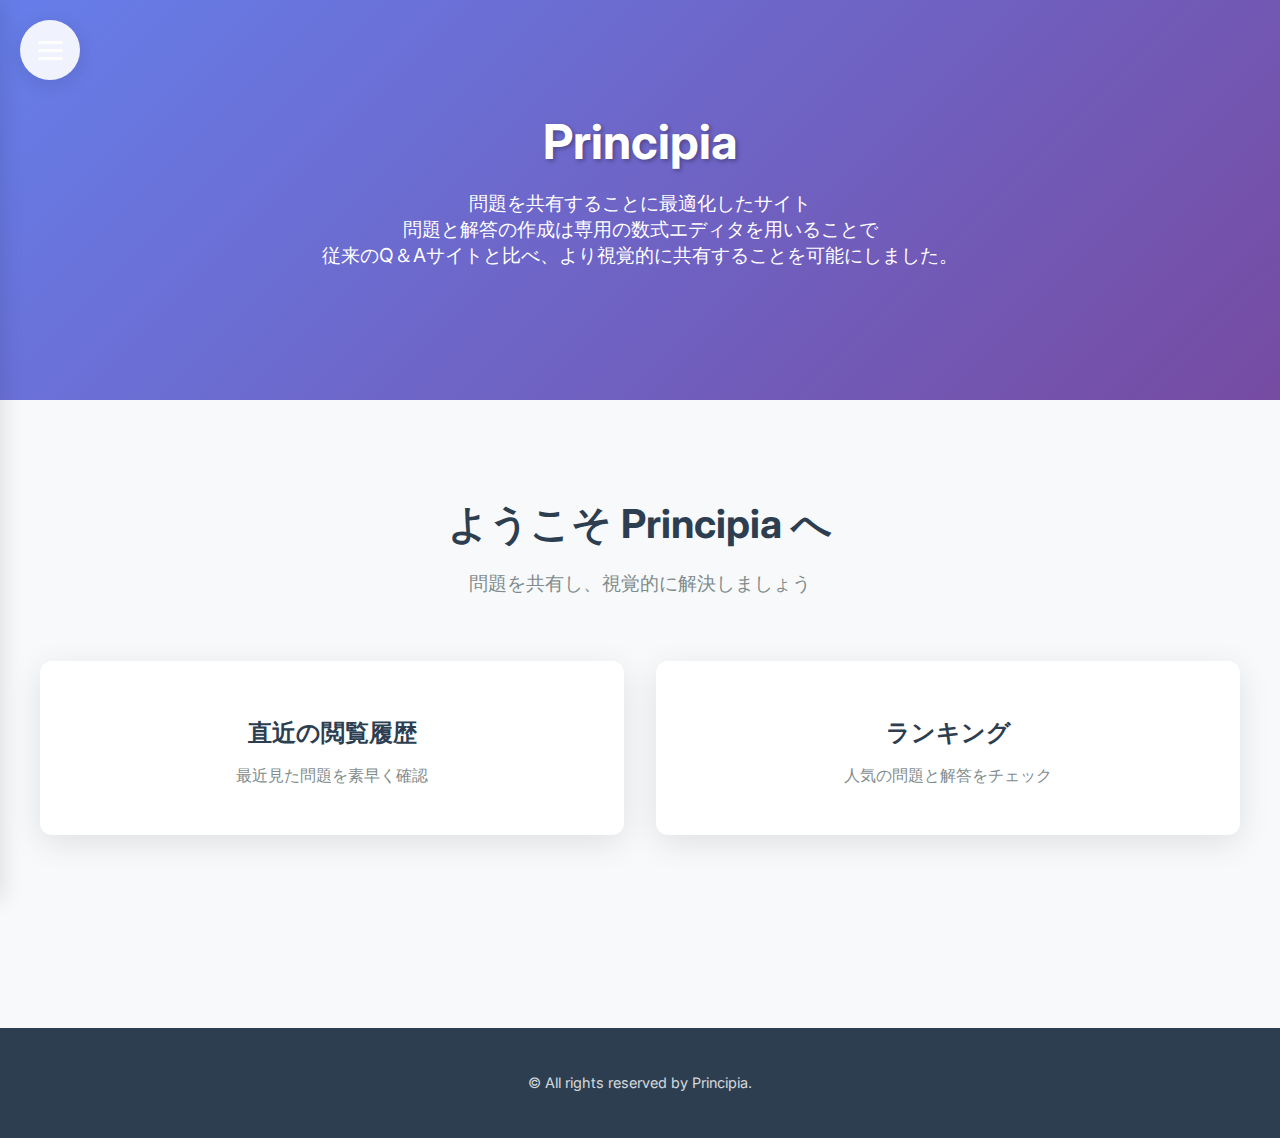
<file: html_css/before_login/index.html>
<!doctype HTML>
<html lang="ja">
<head>
<!--サイトに挿入したファイルの挿入場所-->
    <meta charset="UTF-8">
    <title>Principia</title>
    <link href="https://fonts.googleapis.com/css2?family=Inter:wght@300;400;600;700&display=swap" rel="stylesheet">
    <link href="style/style_menu_ver1.css" rel="stylesheet">
    <link href="style/style_header.css" rel="stylesheet">
    <link href="style/base.css" rel="stylesheet">
    <link href="style/body1.css" rel="stylesheet">
    <link href="style/footer.css" rel="stylesheet">
    <meta name="viewport" content="width=device-width">

</head>

<body>
    <div class="wrap">
<div class="background_header">
    <header class="page-header">
     <h1>Principia</h1>
     <div class ="sentence1">
        <p>問題を共有することに最適化したサイト<br/>
           問題と解答の作成は専用の数式エディタを用いることで<br/>
           従来のQ＆Aサイトと比べ、より視覚的に共有することを可能にしました。<br/>
        </p>
     </div>
    </header>
    </div>
    <div class="hamburger-menu">
        <input type="checkbox" id="menu-btn-check">
        <label for="menu-btn-check" class="menu-btn"><span></span></label>
           <!--ここからメニュー-->
           <div class="menu-content">
            <ul>
                <li>
                    <a href="search.html">検索</a>
                </li>
                <li>
                    <a href="notice.html">お知らせ</a>
                </li>
                <li>
                    <a href="http://localhost:8000/php/login_form.php">ログイン</a>
                </li>
                <li>
                    <a href="http://localhost:8000/php/signup_form.php">新規アカウント作成</a>
                </li>
            </ul>
        </div>
        <!--ここまでメニュー-->
    </div>
<div class="background2">
    <div class="container">
        <div class="hero-section">
            <h2>ようこそ Principia へ</h2>
            <p>問題を共有し、視覚的に解決しましょう</p>
        </div>
        <div class="features">
            <div class="feature-card">
                <h3>直近の閲覧履歴</h3>
                <p>最近見た問題を素早く確認</p>
            </div>
            <div class="feature-card">
                <h3>ランキング</h3>
                <p>人気の問題と解答をチェック</p>
            </div>
        </div>
    </div>
</div>
<!-- footer -->
<footer>
    <div class="footer-text">
    <p>© All rights reserved by Principia.</p>
    </div>
</footer>
</div>
</body>
</html>
</file>
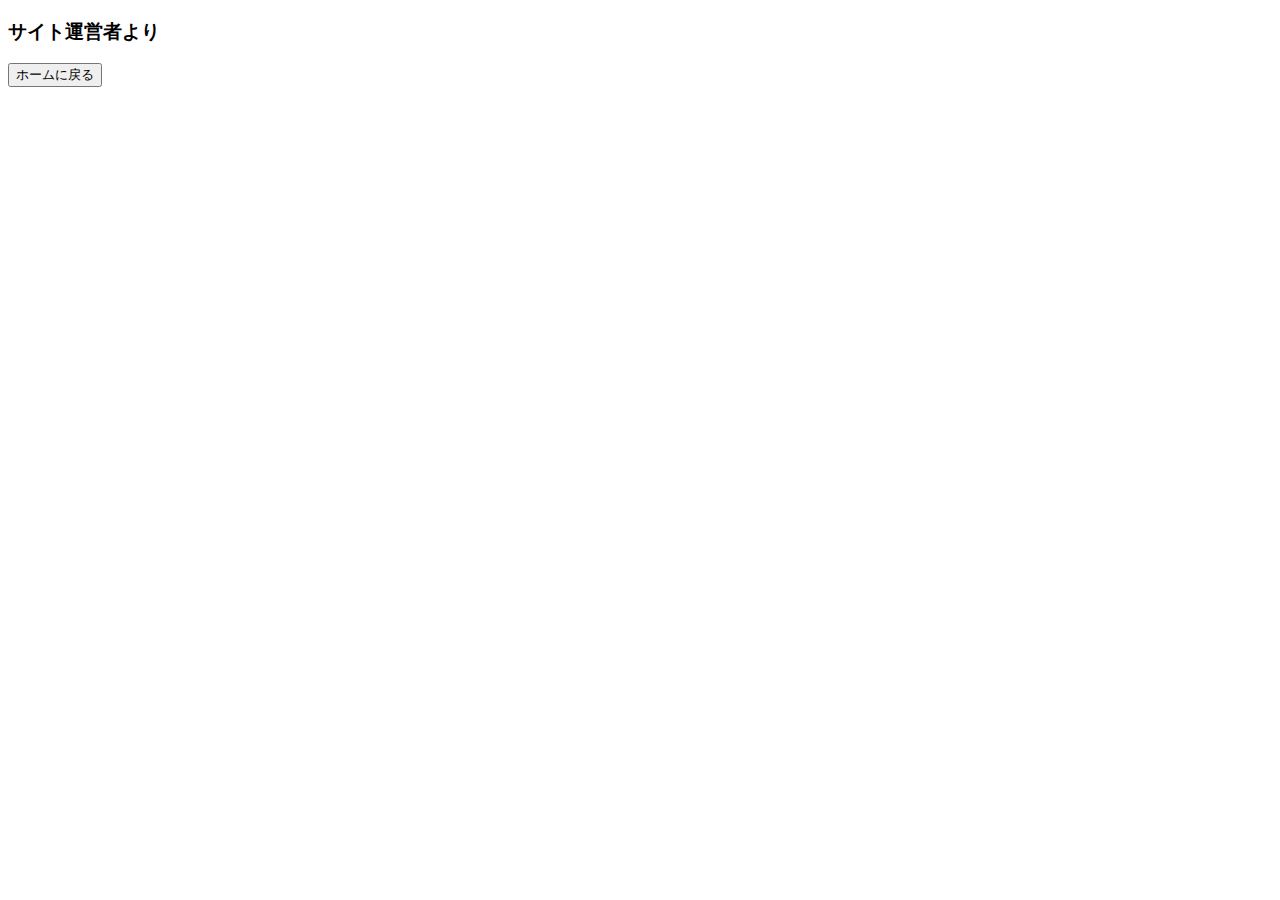
<file: html css/after_login/notice.html>
<!DOCTYPE html>
<html>
<head>
    <meta charset="utf-8">
    <title>お知らせ</title>
</head>
<body>
  <h3>サイト運営者より</h3>
  <button onclick="location.href='../../php/my_page.php'">ホームに戻る</button>
</body>
</html>
</file>
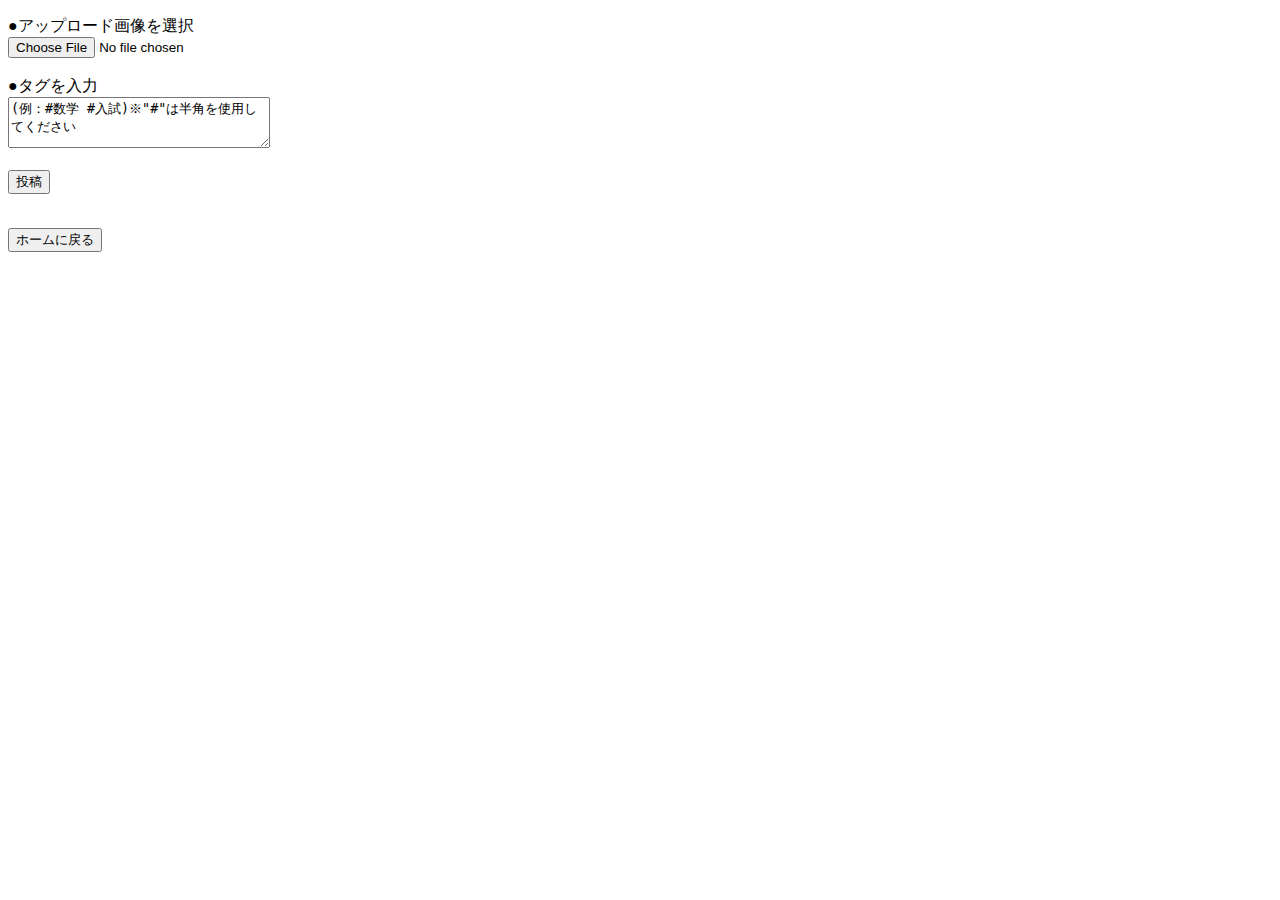
<file: html css/after_login/post.html>
<!DOCTYPE html>
<html>
<head>
    <meta charset="utf-8">
    <title>投稿</title>
</head>
<body>
    <form name="upload-form" action="http://localhost/Web/php/complete.php" method="post" enctype="multipart/form-data">
        <!-- アップロード上限サイズは2MB(1024 * 1024 * 2 = 2097152) -->
        <input type="hidden" name="max_file_size" value="2097152">
        <p>
            ●アップロード画像を選択<br>
            <input type="file" name="image1"><br><br>
            ●タグを入力<br>
            <textarea name="tag" rows="3" cols="30">(例：#数学 #入試)※"#"は半角を使用してください</textarea><br><br>
            <button type="submit" name="operation" value="upload">投稿</button><br><br>
        </p>
    </form>
    <button onclick="location.href='../../php/my_page.php'">ホームに戻る</button>
</body>
</html>
</file>
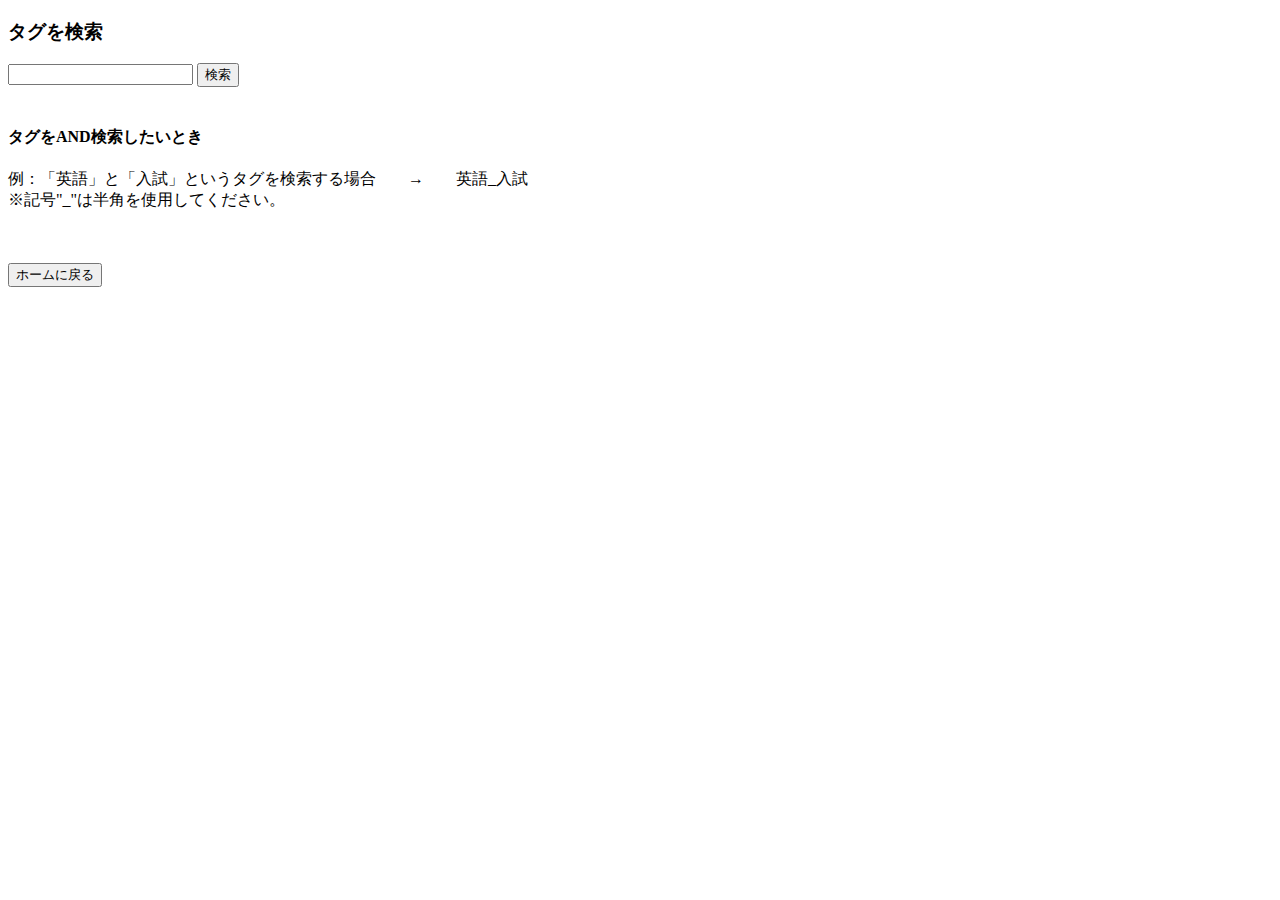
<file: html css/after_login/search.html>
<!DOCTYPE html>
<html>
<head>
    <meta charset="utf-8">
    <title>検索</title>
</head>
<body>
  <h3>タグを検索</h3>
  <form name="and-form" action="http://localhost/Web/php/search.php" method="GET">
    <input type="text" name="tag" value="">
    <button type="submit" name="operation" value="search">検索</button><br><br>
  </form>
  <h4>タグをAND検索したいとき</h4>
  <p>例：「英語」と「入試」というタグを検索する場合　　→　　英語_入試<br>
    ※記号"_"は半角を使用してください。
  </p><br><br>
  <button onclick="location.href='../../php/my_page.php'">ホームに戻る</button>
</body>
</html>
</file>
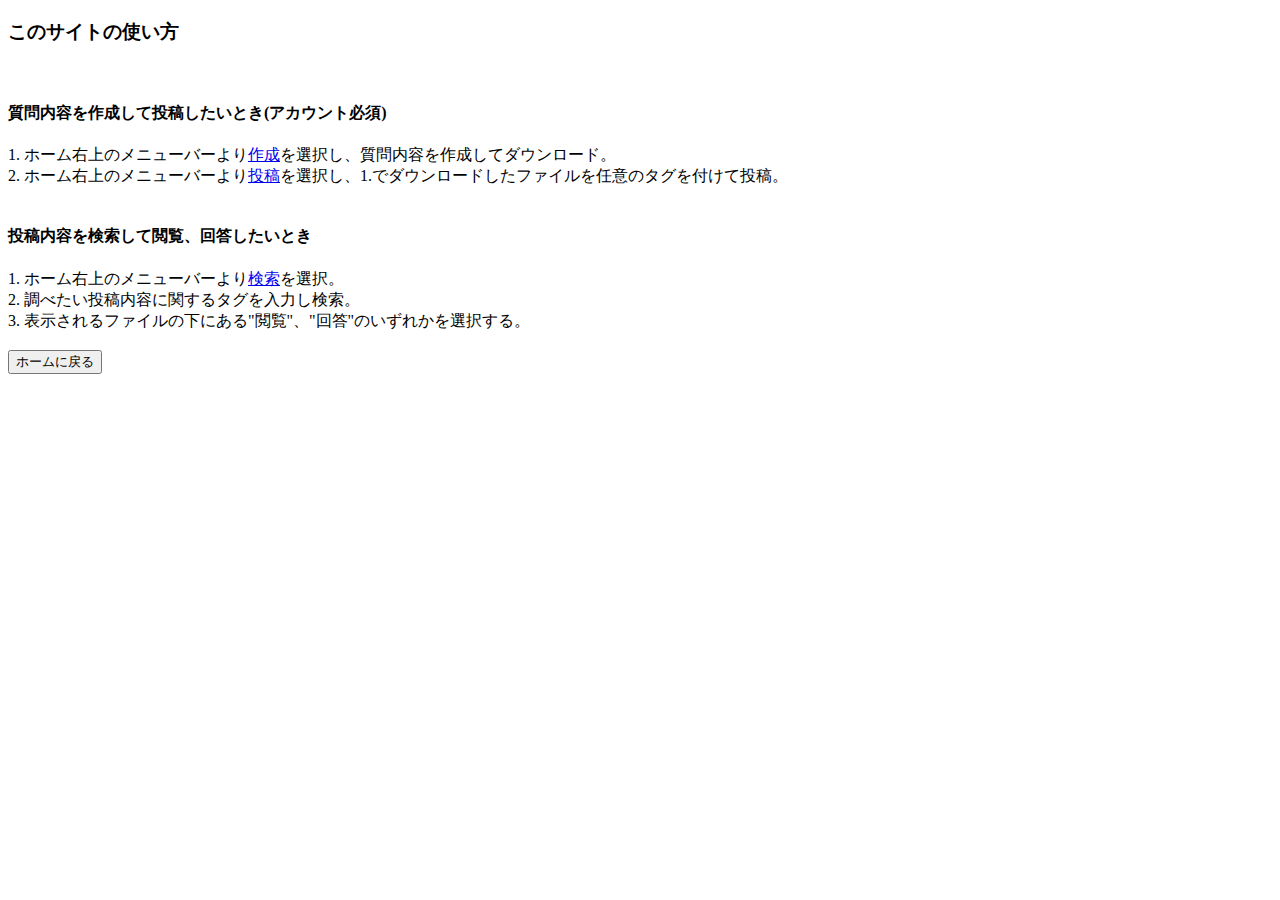
<file: html css/after_login/use.html>
<!DOCTYPE html>
<html>
<head>
    <meta charset="utf-8">
    <title>使い方</title>
</head>
<body>
  <h3>このサイトの使い方</h3><br>
  <h4>質問内容を作成して投稿したいとき(アカウント必須)</h4>
  1. ホーム右上のメニューバーより<a href="create.html">作成</a>を選択し、質問内容を作成してダウンロード。<br>
  2. ホーム右上のメニューバーより<a href="post.html">投稿</a>を選択し、1.でダウンロードしたファイルを任意のタグを付けて投稿。<br><br>
  <h4>投稿内容を検索して閲覧、回答したいとき</h4>
  1. ホーム右上のメニューバーより<a href="search.html">検索</a>を選択。<br>
  2. 調べたい投稿内容に関するタグを入力し検索。<br>
  3. 表示されるファイルの下にある"閲覧"、"回答"のいずれかを選択する。<br><br>
  <button onclick="location.href='../../php/my_page.php'">ホームに戻る</button>
</body>
</html>
</file>
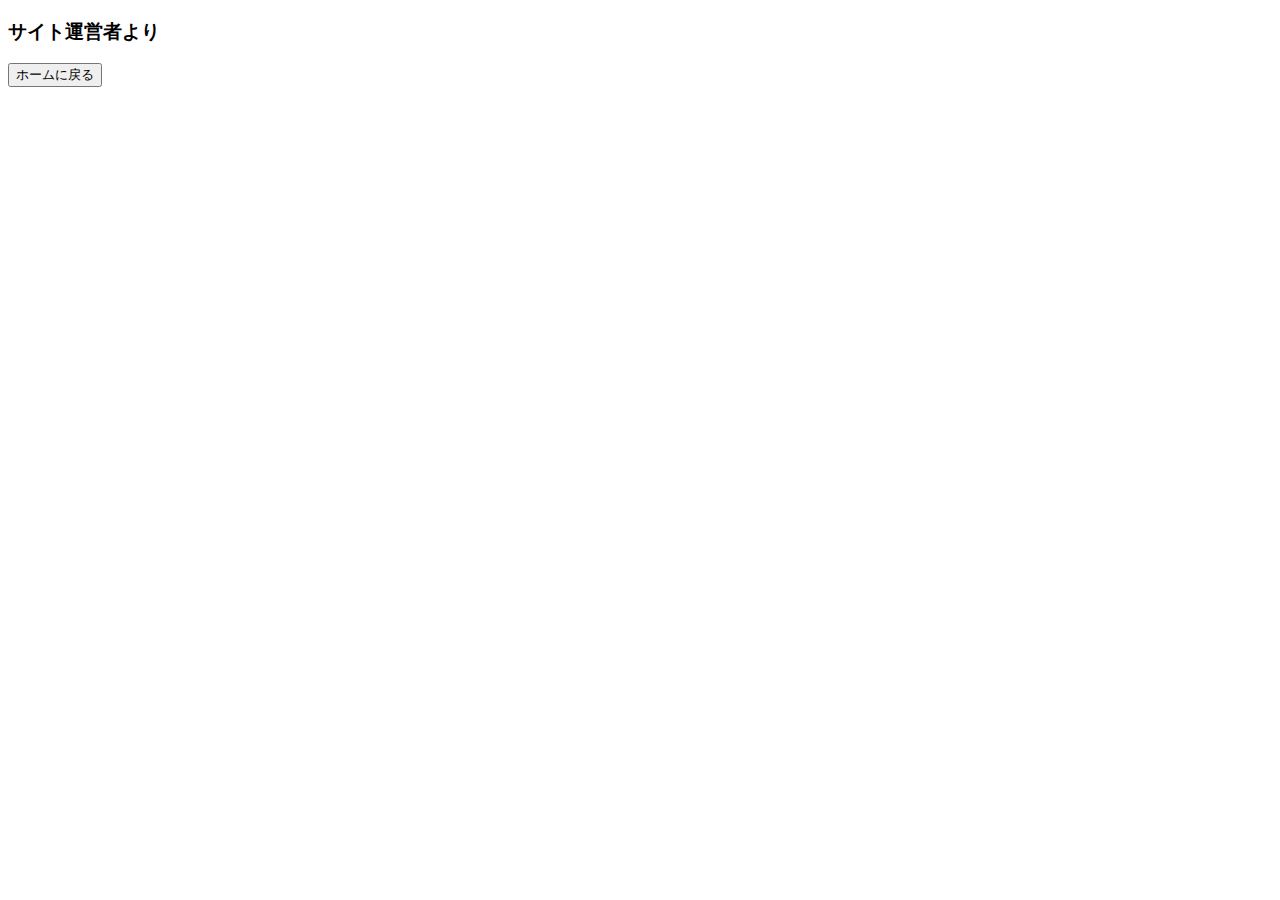
<file: html css/before_login/notice.html>
<!DOCTYPE html>
<html>
<head>
    <meta charset="utf-8">
    <title>お知らせ</title>
</head>
<body>
  <h3>サイト運営者より</h3>
  <button onclick="location.href='index.html'">ホームに戻る</button>
</body>
</html>
</file>
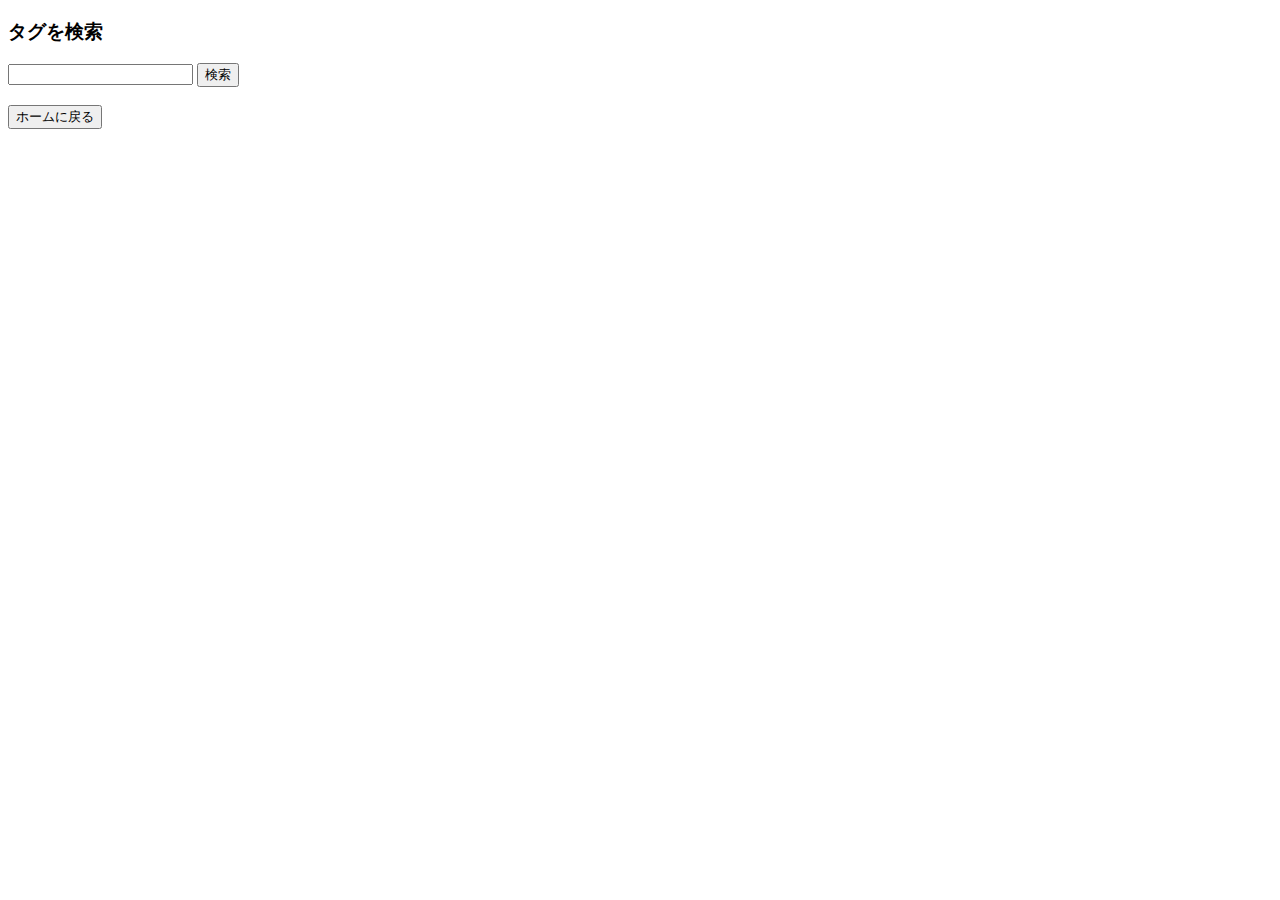
<file: html css/before_login/search.html>
<!DOCTYPE html>
<html>
<head>
    <meta charset="utf-8">
    <title>検索</title>
</head>
<body>
  <h3>タグを検索</h3>
  <form name="and-form" action="http://localhost/Web/php/search.php" method="GET">
    <input type="text" name="tag" value="">
    <button type="submit" name="operation" value="search">検索</button><br><br>
  </form>
  <button onclick="location.href='index.html'">ホームに戻る</button>
</body>
</html>
</file>
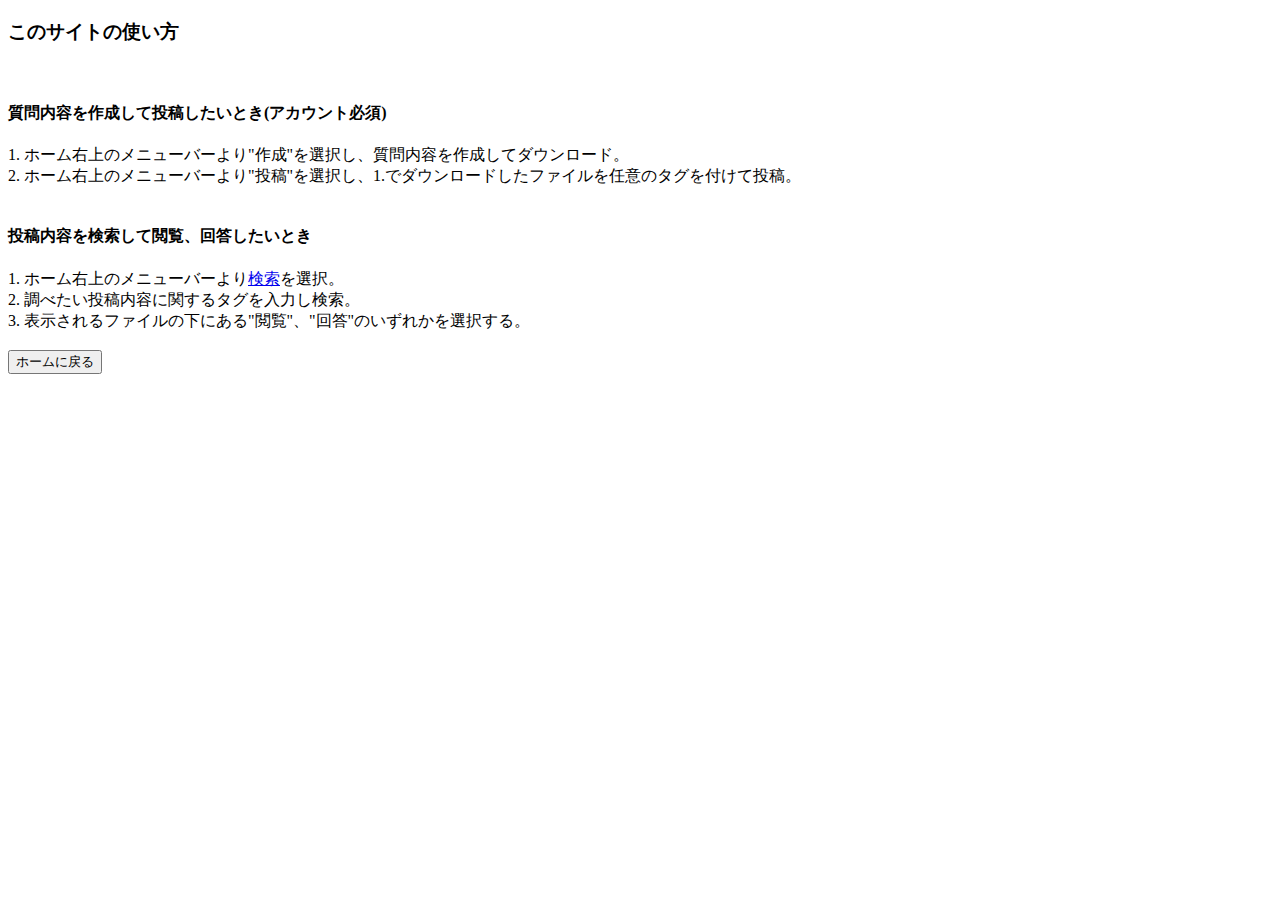
<file: html css/before_login/use.html>
<!DOCTYPE html>
<html>
<head>
    <meta charset="utf-8">
    <title>使い方</title>
</head>
<body>
  <h3>このサイトの使い方</h3><br>
  <h4>質問内容を作成して投稿したいとき(アカウント必須)</h4>
  1. ホーム右上のメニューバーより"作成"を選択し、質問内容を作成してダウンロード。<br>
  2. ホーム右上のメニューバーより"投稿"を選択し、1.でダウンロードしたファイルを任意のタグを付けて投稿。<br><br>
  <h4>投稿内容を検索して閲覧、回答したいとき</h4>
  1. ホーム右上のメニューバーより<a href="search.html">検索</a>を選択。<br>
  2. 調べたい投稿内容に関するタグを入力し検索。<br>
  3. 表示されるファイルの下にある"閲覧"、"回答"のいずれかを選択する。<br><br>
  <button onclick="location.href='index.html'">ホームに戻る</button>
</body>
</html>
</file>
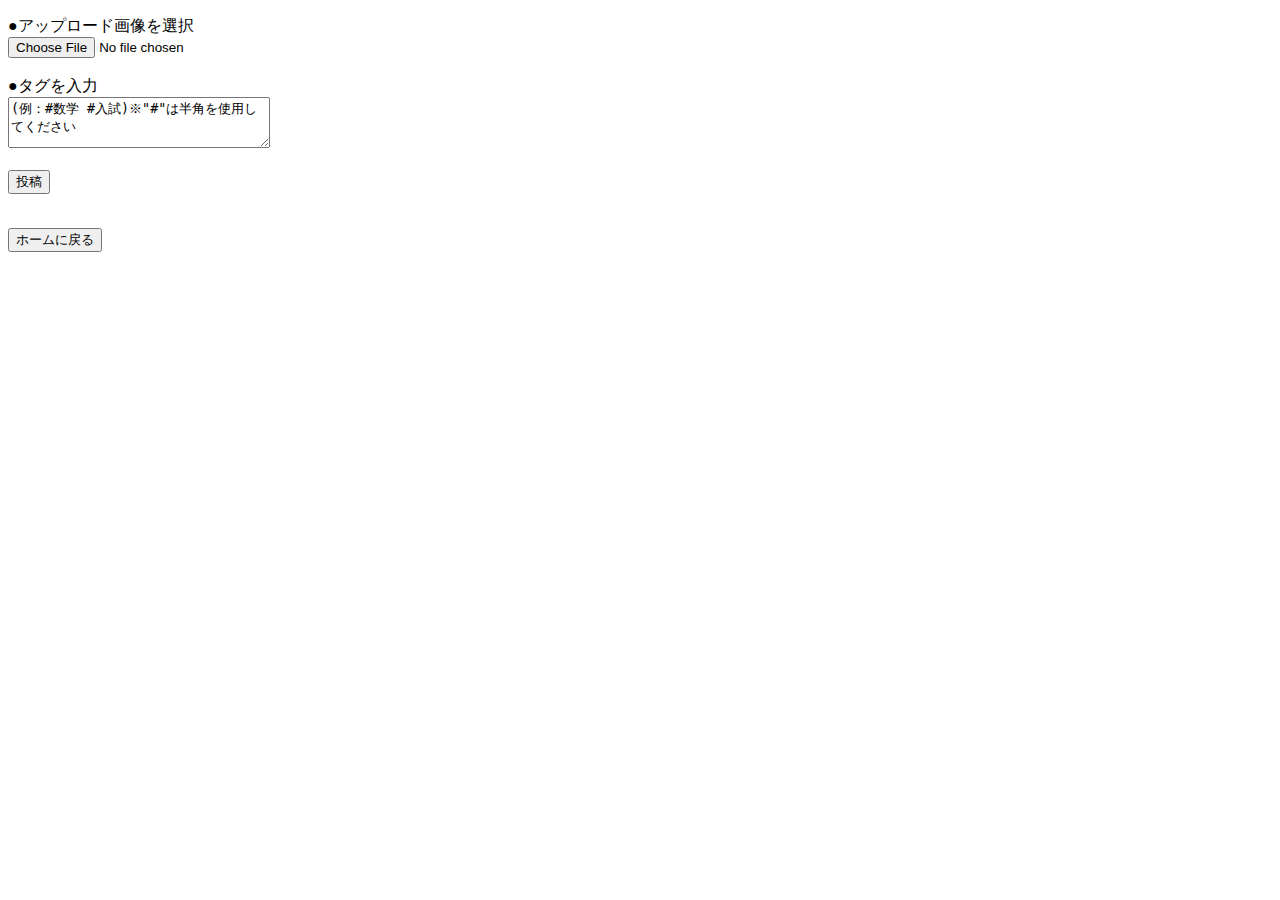
<file: html_css/after_login/post.html>
<!DOCTYPE html>
<html>
<head>
    <meta charset="utf-8">
    <title>投稿</title>
</head>
<body>
    <form name="upload-form" action="http://localhost:8000/php/complete.php" method="post" enctype="multipart/form-data">
        <!-- アップロード上限サイズは2MB(1024 * 1024 * 2 = 2097152) -->
        <input type="hidden" name="max_file_size" value="2097152">
        <p>
            ●アップロード画像を選択<br>
            <input type="file" name="image1"><br><br>
            ●タグを入力<br>
            <textarea name="tag" rows="3" cols="30">(例：#数学 #入試)※"#"は半角を使用してください</textarea><br><br>
            <button type="submit" name="operation" value="upload">投稿</button><br><br>
        </p>
    </form>
    <button onclick="location.href='../../php/my_page.php'">ホームに戻る</button>
</body>
</html>
</file>
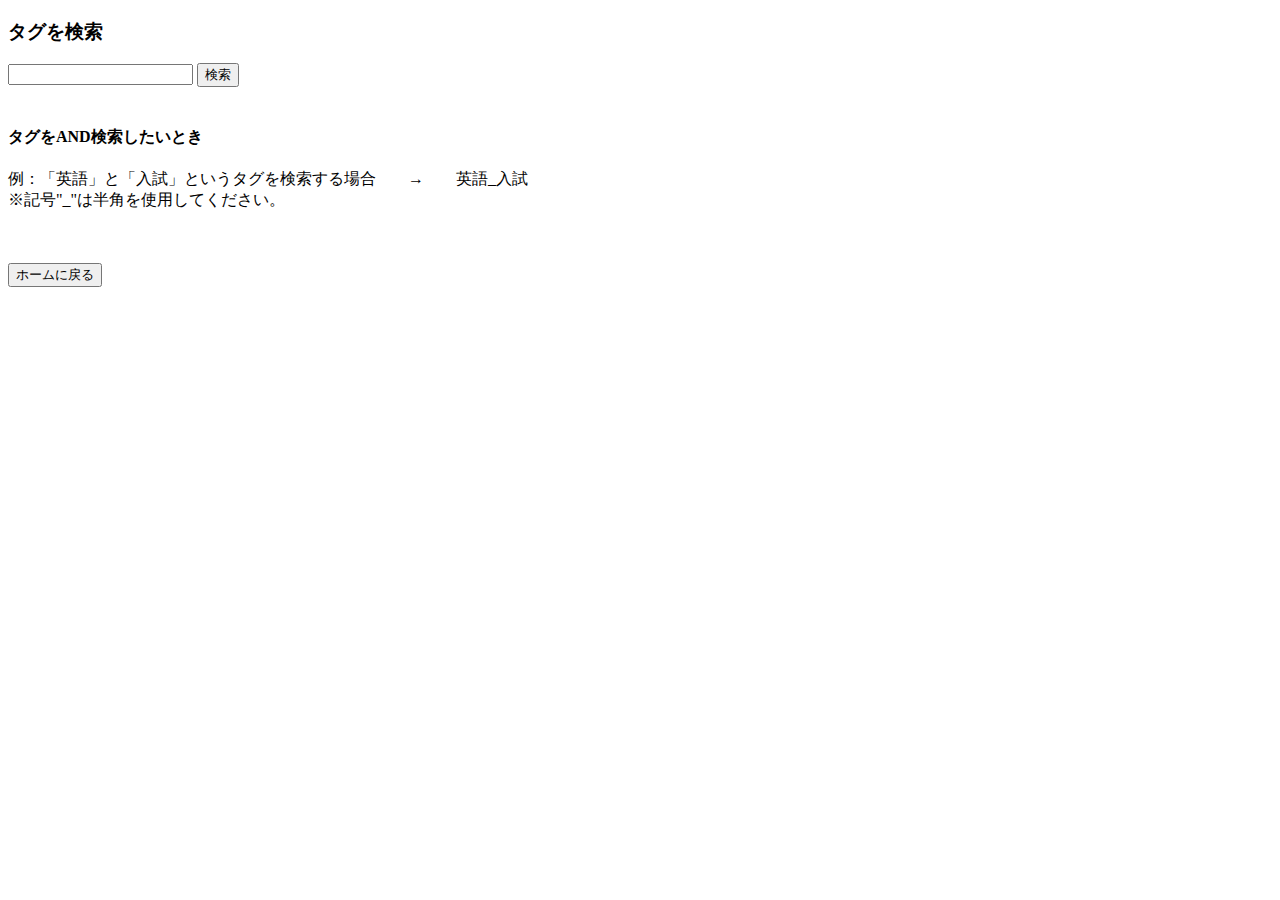
<file: html_css/after_login/search.html>
<!DOCTYPE html>
<html>
<head>
    <meta charset="utf-8">
    <title>検索</title>
</head>
<body>
  <h3>タグを検索</h3>
  <form name="and-form" action="http://localhost:8000/php/search.php" method="GET">
    <input type="text" name="tag" value="">
    <button type="submit" name="operation" value="search">検索</button><br><br>
  </form>
  <h4>タグをAND検索したいとき</h4>
  <p>例：「英語」と「入試」というタグを検索する場合　　→　　英語_入試<br>
    ※記号"_"は半角を使用してください。
  </p><br><br>
  <button onclick="location.href='../../php/my_page.php'">ホームに戻る</button>
</body>
</html>
</file>
<file: html_css/before_login/style/style_menu_ver1.css>
.menu-btn {
    position: fixed;
    top: 20px;
    left: 20px;
    display: flex;
    height: 60px;
    width: 60px;
    justify-content: center;
    align-items: center;
    z-index: 90;
    background: rgba(255, 255, 255, 0.9);
    border-radius: 50%;
    box-shadow: 0 4px 20px rgba(0,0,0,0.1);
    transition: all 0.3s ease;
    backdrop-filter: blur(10px);
}

.menu-btn:hover {
    transform: scale(1.05);
}
.menu-btn span,
.menu-btn span:before,
.menu-btn span:after {
    content: '';
    display: block;
    height: 3px;
    width: 25px;
    border-radius: 3px;
    background-color: #ffffff;
    position: absolute;
}
.menu-btn span:before {
    bottom: 8px;
}
.menu-btn span:after {
    top: 8px;
}

#menu-btn-check:checked ~ .menu-btn span {
    background-color:  #fafafa00;/*メニューオープン時は真ん中の線を透明にする　ここの色*/
}
#menu-btn-check:checked ~ .menu-btn span::before {
    bottom: 0;
    transform: rotate(45deg);
}
#menu-btn-check:checked ~ .menu-btn span::after {
    top: 0;
    transform: rotate(-45deg);
}

ss
#menu-btn-check {
    display: none;
}
	
#menu-btn-check {
    display: none;
}

.menu-content {
    width: 300px;
    height: 100vh;
    position: fixed;
    top: 0;
    left: -300px;
    z-index: 80;
    background: rgba(255, 255, 255, 0.95);
    backdrop-filter: blur(20px);
    transition: all 0.3s ease;
    box-shadow: 4px 0 20px rgba(0,0,0,0.1);
}
.menu-content ul {
    padding: 70px 10px 0;
}
.menu-content ul li {
    border-bottom: solid 1px #ffffff;
    list-style: none;
}
.menu-content ul li a {
    display: block;
    width: 100%;
    font-size: 16px;
    font-weight: 500;
    box-sizing: border-box;
    color: #2c3e50;
    text-decoration: none;
    padding: 15px 30px;
    position: relative;
    transition: all 0.3s ease;
}

.menu-content ul li a:hover {
    background: rgba(102, 126, 234, 0.1);
    padding-left: 40px;
}
.menu-content ul li a::before {
    content: "→";
    position: absolute;
    right: 20px;
    top: 50%;
    transform: translateY(-50%);
    transition: all 0.3s ease;
    opacity: 0;
}

.menu-content ul li a:hover::before {
    opacity: 1;
    right: 15px;
}

#menu-btn-check:checked ~ .menu-content {
    left: 0;
}
</file>
<file: html_css/before_login/style/style_header.css>
header.page-header {
    text-align: center;
    color: white;
    z-index: 2;
}

header.page-header > h1 {
    font: bold 3rem 'Inter', sans-serif;
    margin: 0;
    text-shadow: 2px 2px 4px rgba(0,0,0,0.3);
    animation: fadeInUp 1s ease-out;
}

.sentence1 {
    color: white;
    text-align: center;
    font-size: 1.2rem;
    margin-top: 1rem;
    animation: fadeInUp 1s ease-out 0.5s both;
}

@keyframes fadeInUp {
    from {
        opacity: 0;
        transform: translateY(30px);
    }
    to {
        opacity: 1;
        transform: translateY(0);
    }
}
</file>
<file: html_css/before_login/style/base.css>
body {
    margin: 0;
    padding: 0;
    font-family: 'Inter', sans-serif;
    background: linear-gradient(135deg, #667eea 0%, #764ba2 100%);
    min-height: 100vh;
    color: #333;
}

.background_header{
    position: relative;
    width: 100%;
    height: 400px;
    background: linear-gradient(135deg, #667eea 0%, #764ba2 100%);
    display: flex;
    align-items: center;
    justify-content: center;
    box-shadow: 0 4px 20px rgba(0,0,0,0.1);
}

/* 起動時白画面から表示させるアニメーション

.wrap {
    animation: fadein 5s forwards;
  }
  
  @keyframes fadein {
    0% {opacity: 0}
    50% {opacity: 1}
    100% {opacity: 2}
  }
  
*/
</file>
<file: html_css/before_login/style/body1.css>
.background2 {
    position: relative;
    padding: 4rem 0;
    background: #f8f9fa;
    min-height: calc(100vh - 400px);
}

.container {
    max-width: 1200px;
    margin: 0 auto;
    padding: 0 2rem;
}

.hero-section {
    text-align: center;
    margin-bottom: 4rem;
}

.hero-section h2 {
    font-size: 2.5rem;
    font-weight: 700;
    color: #2c3e50;
    margin-bottom: 1rem;
    animation: fadeInUp 1s ease-out;
}

.hero-section p {
    font-size: 1.2rem;
    color: #7f8c8d;
    animation: fadeInUp 1s ease-out 0.2s both;
}

.features {
    display: grid;
    grid-template-columns: repeat(auto-fit, minmax(300px, 1fr));
    gap: 2rem;
}

.feature-card {
    background: white;
    border-radius: 12px;
    padding: 2rem;
    box-shadow: 0 8px 32px rgba(0,0,0,0.1);
    transition: transform 0.3s ease, box-shadow 0.3s ease;
    text-align: center;
    animation: fadeInUp 1s ease-out 0.4s both;
}

.feature-card:hover {
    transform: translateY(-5px);
    box-shadow: 0 12px 40px rgba(0,0,0,0.15);
}

.feature-card h3 {
    font-size: 1.5rem;
    font-weight: 600;
    color: #2c3e50;
    margin-bottom: 1rem;
}

.feature-card p {
    color: #7f8c8d;
    font-size: 1rem;
}

@keyframes fadeInUp {
    from {
        opacity: 0;
        transform: translateY(30px);
    }
    to {
        opacity: 1;
        transform: translateY(0);
    }
}

.A1{
    position:  static;
    background-color: white;
    margin-top: 100px;
    margin-right:10px;
    width:300px;
    height: 500px;

}

.A2{
    
    background-color: white;
    margin-top: 100px;
    margin-right:100px;
    width:300px;
    height: 500px;
    color: #008e63;
    


}
</file>
<file: html_css/before_login/style/footer.css>
footer {
    background: #2c3e50;
    color: white;
    text-align: center;
    padding: 2rem 0;
    position: relative;
}

.footer-text {
    font-size: 0.9rem;
    opacity: 0.8;
}
</file>
